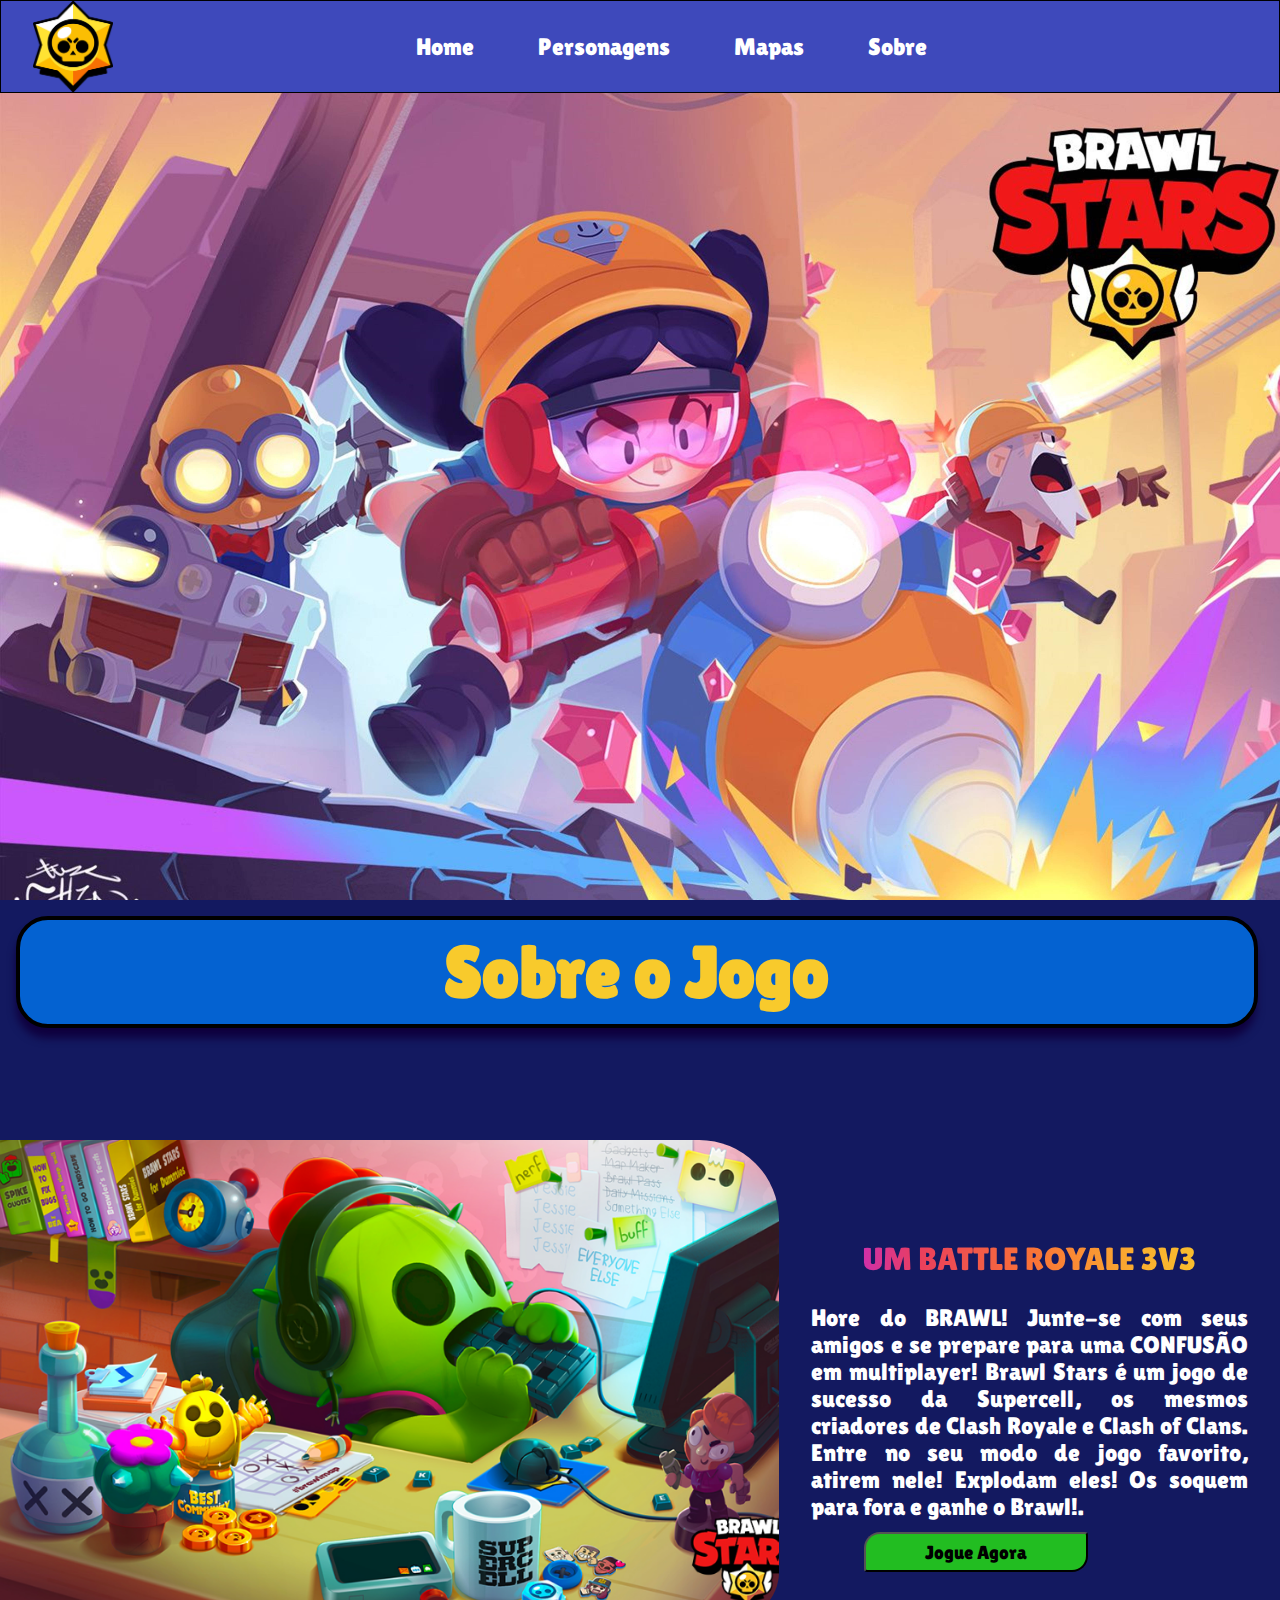
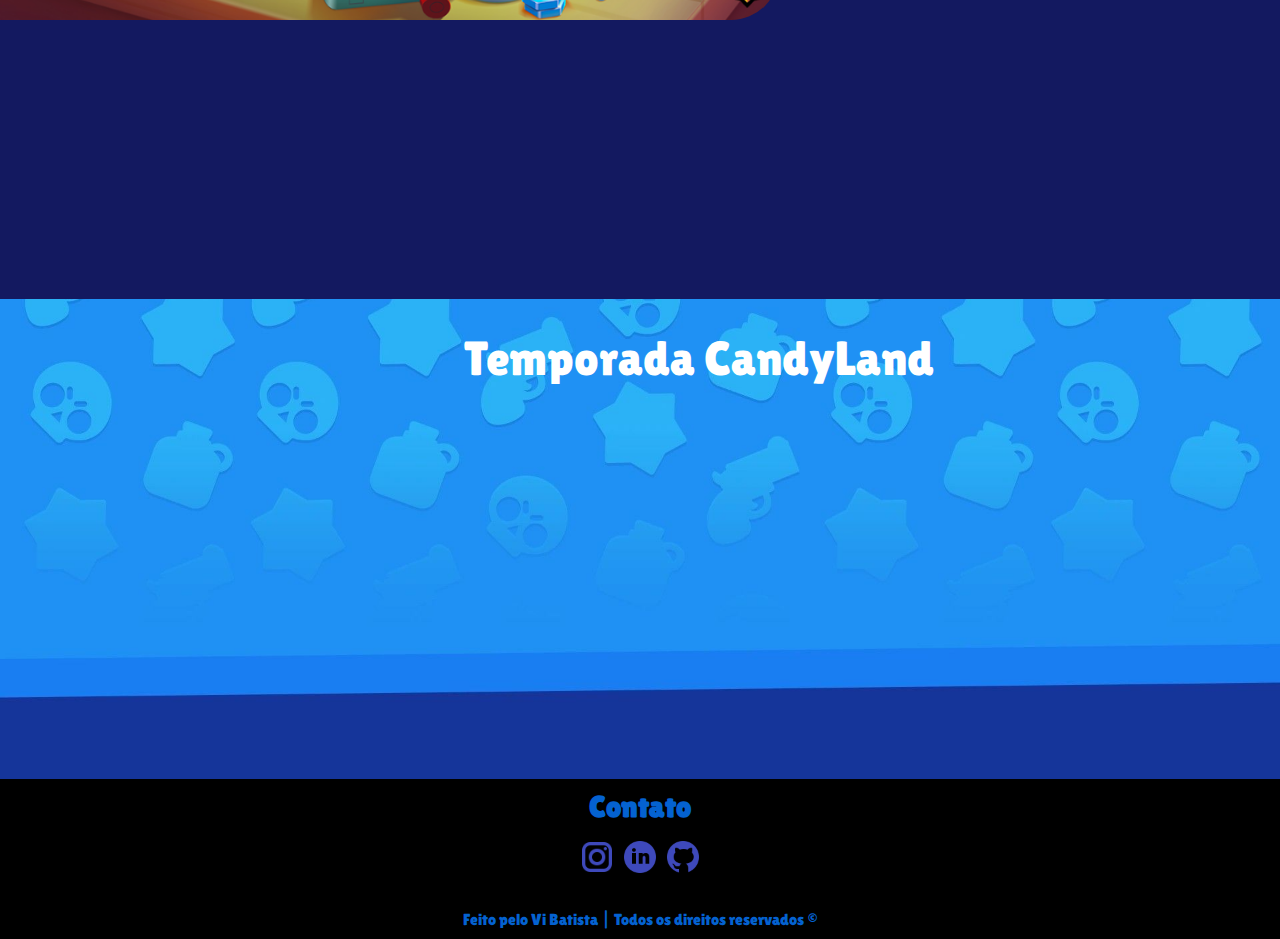
<file: index.html>
<!DOCTYPE html>
<html lang="pt-br">
  <head>
    <meta charset="UTF-8" />
    <meta http-equiv="X-UA-Compatible" content="IE=edge" />
    <meta name="viewport" content="width=device-width, initial-scale=1.0" />
    <meta
      name="keywords"
      content="brawl stars, supercell, characters, personagens"
    />
    <meta name="author" content="Vi Batista" />
    <meta name="robots" content="index/follow" />

    <link rel="stylesheet" href="css/style.css" />

    <title>Brawl Stars Wiki</title>
  </head>

  <body>
    <nav id="navbar">
      <img
        src="img/logo-brawl-stars-41580.png"
        alt="Logo do Brawl Stars"
        id="logo"
      />

      <ol id="menu">
        <li>Home</li>
        <a href="personagens.html"><li>Personagens</li></a>

        <li>Mapas</li>
        <li>Sobre</li>
      </ol>
      <img src="./img/menu.png" alt="" id="menuIcon" />
    </nav>

    <div id="inicio"></div>

    <div id="sobre">
      <header class="titulo">
        <h2>Sobre o Jogo</h2>
      </header>

      <div class="linha">
        <div class="imgSobre"></div>
        <p class="txtSobre">
          <span>UM BATTLE ROYALE 3V3</span>
          <br />
          Hore do BRAWL! Junte-se com seus amigos e se prepare para uma CONFUSÃO
          em multiplayer! Brawl Stars é um jogo de sucesso da Supercell, os
          mesmos criadores de Clash Royale e Clash of Clans. Entre no seu modo
          de jogo favorito, atirem nele! Explodam eles! Os soquem para fora e
          ganhe o Brawl!.
        </p>
        <button>Jogue Agora</button>
      </div>
    </div>

    <div class="trailerDiv">
      <p id="pTrailer">Temporada CandyLand</p>
      <div>
        <iframe
          width="560"
          height="315"
          src="https://www.youtube.com/embed/Od28DKIU60o"
          title="YouTube video player"
          frameborder="0"
          allow="accelerometer; autoplay; clipboard-write; encrypted-media; gyroscope; picture-in-picture; web-share"
          allowfullscreen
        ></iframe>
      </div>
    </div>

    <footer>
      <h2 id="contato">Contato</h2>
      <div class="iconsFooter">
        <a href="">
          <img src="img/insta.png" alt="" />
        </a>

        <a href="">
          <img src="img/linkedin.png" alt="" />
        </a>

        <a href="">
          <img src="img/github.png" alt="" />
        </a>
      </div>
      <p id="direitos">
        Feito pelo Vi Batista | Todos os direitos reservados &copy;
      </p>
    </footer>
  </body>
</html>
</file>
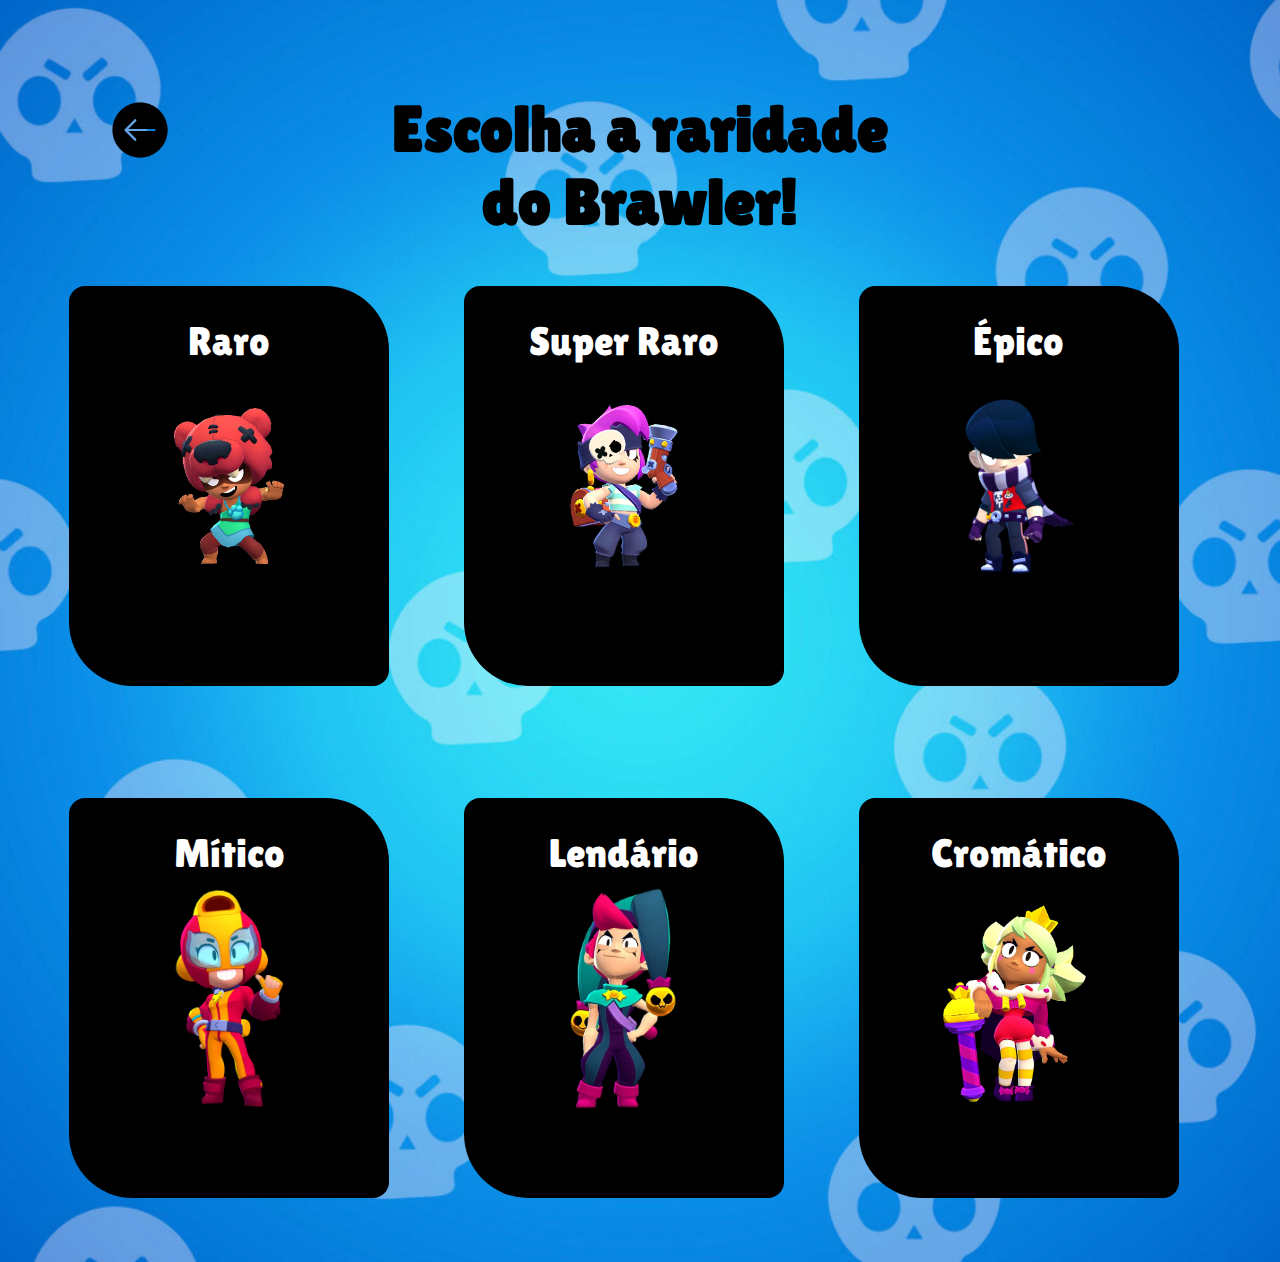
<file: personagens.html>
<!DOCTYPE html>
<html lang="pt-br">
  <head>
    <meta charset="UTF-8" />
    <meta http-equiv="X-UA-Compatible" content="IE=edge" />
    <meta name="viewport" content="width=device-width, initial-scale=1.0" />
    <meta
      name="keywords"
      content="brawl stars, supercell, characters, personagens"
    />
    <meta name="author" content="Vi Batista" />
    <meta name="robots" content="index/follow" />

    <link rel="stylesheet" href="css/style.css" />

    <title>Personagens Brawl Stars</title>
  </head>

  <body>
    <section class="opcoes">
      <a href="index.html">
        <img src="img/arrow.png" alt="" id="voltar" />
      </a>

      <h1 id="tituloOpcoes">
        Escolha a raridade<br />
        do Brawler!
      </h1>

      <div class="row">
        <a href="raro.html">
          <div class="cardRaridade" id="raro">
            <p class="cardTitle">Raro</p>
            <img src="img/Nita_Skin-Default.webp" alt="" id="cardImg" />
          </div>
        </a>

        <div class="cardRaridade" id="superRaro">
          <p class="cardTitle">Super Raro</p>
          <img src="img/Penny_Skin-Default.webp" alt="" id="cardImg" />
        </div>
        <div class="cardRaridade" id="epico">
          <p class="cardTitle">Épico</p>
          <img src="img/Edgar_Skin-Default.webp" alt="" id="cardImg" />
        </div>
      </div>

      <div class="row">
        <div class="cardRaridade" id="mitico">
          <p class="cardTitle">Mítico</p>
          <img src="img/Max_Skin-Default.webp" alt="" id="cardImg" />
        </div>
        <div class="cardRaridade" id="lendario">
          <p class="cardTitle">Lendário</p>
          <img src="img/Chester_Skin-Default.webp" alt="" id="cardImg" />
        </div>
        <div class="cardRaridade" id="cromatico">
          <p class="cardTitle">Cromático</p>
          <img
            src="img/Mandy_Skin-Default.webp"
            alt=""
            id="cardImg"
            class="aumentaImg"
          />
        </div>
      </div>
    </section>
  </body>
</html>
</file>
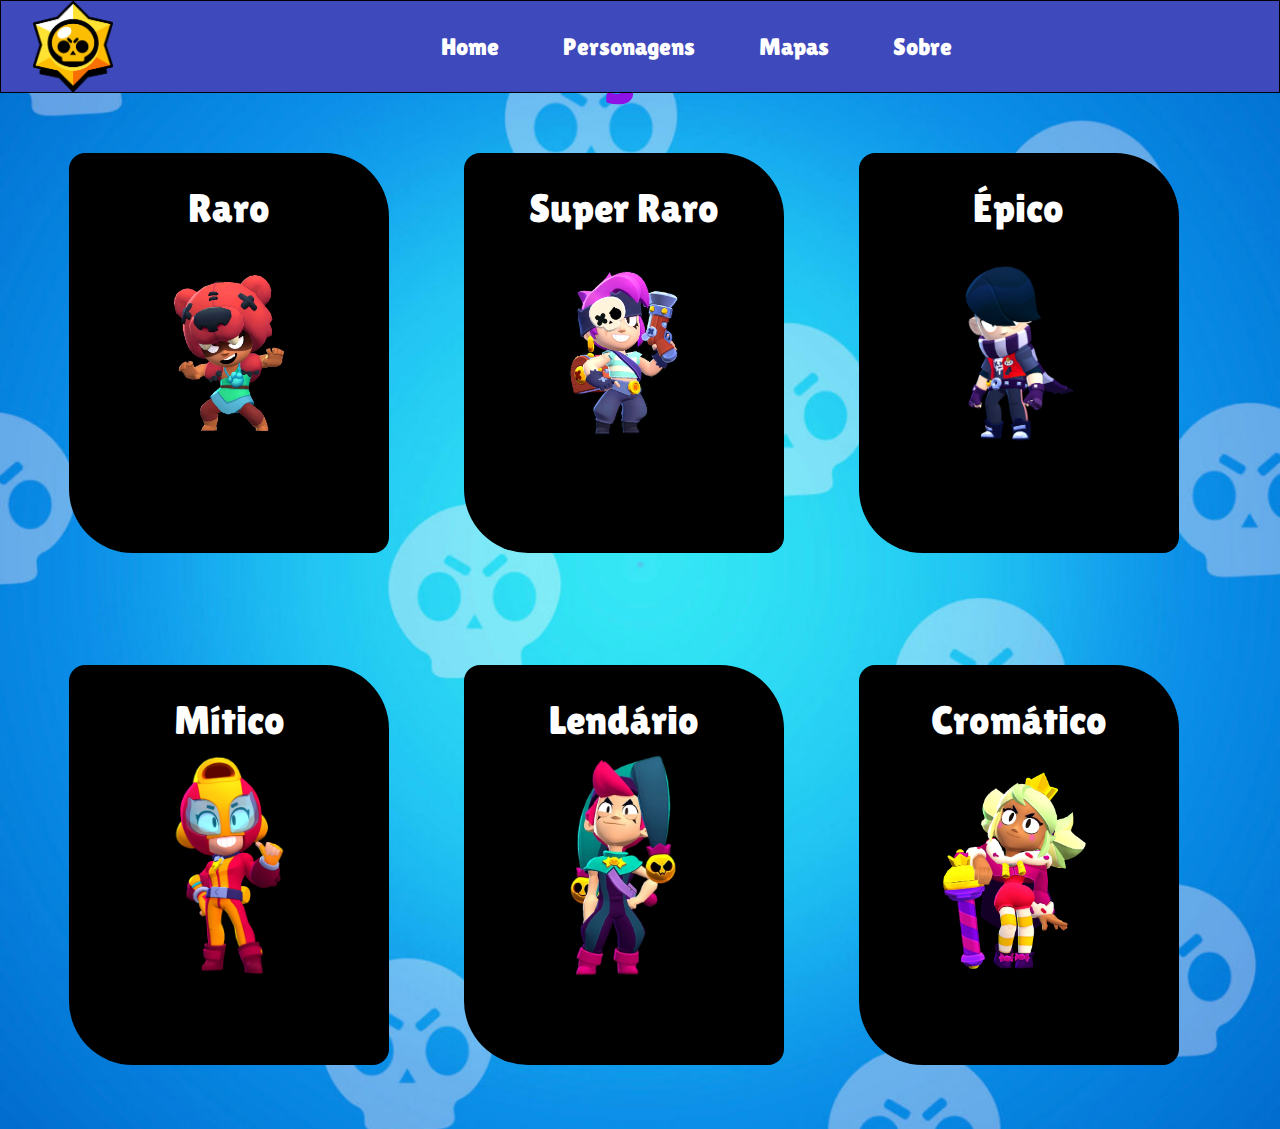
<file: raro.html>
<!DOCTYPE html>
<html lang="pt-br">
  <head>
    <meta charset="UTF-8" />
    <meta http-equiv="X-UA-Compatible" content="IE=edge" />
    <meta name="viewport" content="width=device-width, initial-scale=1.0" />
    <meta
      name="keywords"
      content="brawl stars, supercell, characters, personagens"
    />
    <meta name="author" content="Vi Batista" />
    <meta name="robots" content="index/follow" />

    <link rel="stylesheet" href="css/style.css" />

    <title>Personagens Raros</title>
  </head>

  <body>
    <nav id="navbar">
      <img
        src="img/logo-brawl-stars-41580.png"
        alt="Logo do Brawl Stars"
        id="logo"
      />

      <ol id="menu">
        <a href="index.html">
          <li>Home</li>
        </a>

        <a href="personagens.html">
          <li>Personagens</li>
        </a>

        <li>Mapas</li>
        <li>Sobre</li>
      </ol>
    </nav>

    <section class="opcoes">
      <h1 id="tituloRaro">
        Personagens Raros
      </h1>

      <div class="row">
        <a href="">
          <div class="cardRaridade" id="raro">
            <p class="cardTitle">Raro</p>
            <img src="img/Nita_Skin-Default.webp" alt="" id="cardImg" />
          </div>
        </a>

        <div class="cardRaridade" id="superRaro">
          <p class="cardTitle">Super Raro</p>
          <img src="img/Penny_Skin-Default.webp" alt="" id="cardImg" />
        </div>
        <div class="cardRaridade" id="epico">
          <p class="cardTitle">Épico</p>
          <img src="img/Edgar_Skin-Default.webp" alt="" id="cardImg" />
        </div>
      </div>

      <div class="row">
        <div class="cardRaridade" id="mitico">
          <p class="cardTitle">Mítico</p>
          <img src="img/Max_Skin-Default.webp" alt="" id="cardImg" />
        </div>
        <div class="cardRaridade" id="lendario">
          <p class="cardTitle">Lendário</p>
          <img src="img/Chester_Skin-Default.webp" alt="" id="cardImg" />
        </div>
        <div class="cardRaridade" id="cromatico">
          <p class="cardTitle">Cromático</p>
          <img
            src="img/Mandy_Skin-Default.webp"
            alt=""
            id="cardImg"
            class="aumentaImg"
          />
        </div>
      </div>
    </section>
  </body>
</html>
</file>
<file: css/style.css>
@import url("https://fonts.googleapis.com/css2?family=Lilita+One&display=swap");

* {
  box-sizing: border-box;
  margin: 0;
  padding: 0;
  font-family: "Lilita One", cursive;
}

*::selection {
  background-color: #22bd21;
  color: white;
}

#logo {
  width: 5rem;
  margin-left: 2rem;
}

/* Navbar */

nav {
  border: 1px solid black;
  display: flex;
  background-color: #3e49bb;
  color: white;
  position: fixed;
  right: auto;
  width: 100vw;
  z-index: 3;
}

#menu {
  list-style: none;
  display: flex;
  flex-direction: row;
  align-items: center;
  margin: auto;
  font-size: 1.5rem;
}

#menu li {
  padding: 2rem;
  transition: 0.5s ease-in-out;
}

#menu li:hover {
  color: #cde300;
  cursor: pointer;
}

#menuIcon {
  width: 50px;
  height: 50px;
  position: relative;
  right: -100px;
  top: 25px;
}
/* Home */

#inicio {
  background: url(../img/back.jpg);
  background-size: cover;
  background-position: 0 2rem;
  height: 100vh;
}

a {
  text-decoration: none;
  color: white;
}

#sobre {
  background-color: #131960;
  position: relative;
  top: 0;
  z-index: 1;
  display: flex;
  flex-direction: column;
  /* justify-content: center; */
  height: 111vh;
  color: #f8ca2c;
}

.imgSobre {
  width: 50rem;
  height: 30rem;
  background-image: url(../img/sobreHorizontal.png);
  background-position: center;
  background-size: cover;
  margin-left: 0rem;
  border-radius: 0 5rem 3rem 0;
  /* position: absolute;
  top: 5rem; */
}

.titulo {
  background-color: #0462d1;
  /* height: 5rem; */
  width: 97vw;
  margin: 1rem;
  position: absolute;
  display: flex;
  justify-content: center;
  align-items: center;
  border: 0.3rem solid black;
  border-radius: 2rem;
  box-shadow: -1px 11px 9px -1px rgb(15, 1, 62);
  font-size: 3rem;
  padding: 0.7rem;
}

.linha {
  /* background-color: black; */
  height: 40rem;
  display: flex;
  flex-direction: row;
  /* flex-wrap: wrap; */
  color: white;
  align-items: center;
  position: relative;
  top: 10rem;
  justify-content: space-between;
}

.linha button {
  width: 14rem;
  height: 2.5rem;
  position: absolute;
  right: 12rem;
  bottom: 8rem;
  border-radius: 1rem 0.2rem 1rem 0.2rem;
  font-size: 1.2rem;
  background-color: #22bd21;
  color: black;
  transition: ease-in 0.5s;
}

.linha button:hover {
  background-color: #e3c81f;
  width: 15rem;
  height: 3rem;
  cursor: pointer;
}

.conteudoSobre {
  display: flex;
}

.txtSobre {
  width: 40%;
  padding: 1rem 2rem;
  font-size: 1.5rem;
  font-weight: normal;
  color: white;
  text-align: justify;
}

.txtSobre span {
  color: #0462d1;
  text-align: center;
  display: block;
  font-size: 2rem;
  font-weight: 500;

  background: linear-gradient(
    to right,
    #b722ed,
    #ea3f5c,
    #f97138,
    #faaf2f,
    #f8ca2c
  );
  -webkit-text-fill-color: transparent;
  -webkit-background-clip: text;
}

.trailerDiv {
  height: 30rem;
  background-color: rgb(200, 200, 200);
  display: flex;
  justify-content: center;
  font-size: 3rem;
  text-align: center;
  flex-direction: column;
  position: relative;
  background: url(../img/trailerBack.jfif) center;
  background-size: cover;
}

#pTrailer {
  position: absolute;
  top: 1rem;
  left: 35%;
  padding: 1rem;
  color: white;
}

iframe {
  border-radius: 2rem;
  position: relative;
  top: 3rem;
}

footer {
  height: 10rem;
  background-color: black;
  color: #0462d1;
  display: flex;
  flex-direction: column;
  justify-content: center;
  align-items: center;
  position: relative;
}

.iconsFooter img {
  width: 40px;
}

.iconsFooter {
  margin: 3px;
}

.iconsFooter:hover {
  cursor: pointer;
}

#contato {
  position: absolute;
  top: 10px;
  font-size: 30px;
}

#direitos {
  position: absolute;
  bottom: 10px;
}

@media screen and (max-width: 412px) {
  nav {
    width: 100%;
    height: 100px;
    display: block;
    position: relative;
  }

  #menu {
    list-style: none;
    display: block;
    font-size: 10px;
    position: absolute;
    width: 100%;
    height: 80%;
    /* align-items: center; */
    /* justify-content: space-around; */
    left: -500px;
  }

  #menu li {
    padding: 5px;
    background-color: #3e49bb;
    width: 98%;
    height: 50%;
    display: flex;
    align-items: center;
    justify-content: center;
    text-align: center;
    outline: 1px solid black;
    margin-top: 4px;
    font-size: 30px;
  }

  #menuIcon {
    float: right;
    right: 50px;
    top: 25px;
  }

  #logo {
    width: 18%;
    height: 80%;
    margin-left: 15px;
    margin-top: 10px;
  }

  #inicio {
    background: url(../img/backMobile.jpeg);
    background-size: cover;
    height: 80vh;
    transition: all 0.5s ease-in;
  }

  #sobre {
    display: flex;
    flex-direction: column;
    height: 90vh;
  }

  .titulo {
    background-color: #0462d1;
    width: 90vw;
    margin: 1rem;
    font-size: 32px;
    padding: 0.7rem;
  }

  .linha {
    height: 40px;
    display: flex;
    flex-direction: column;
    color: white;
    align-items: center;
    position: relative;
    justify-content: space-between;
  }

  .linha button {
    width: 300px;
    height: 400px;
    position: relative;
    top: 20px;
    right: 0;
    bottom: 0;
    font-size: 1.2rem;
    background-color: #22bd21;
    color: black;
  }

  .linha button:hover {
    background-color: #e3c81f;
    width: 15rem;
    height: 3rem;
    cursor: pointer;
  }
  .txtSobre {
    width: 90%;
    padding: 1rem 2rem;
    text-align: center;
  }

  .trailerDiv {
    height: 80vh;
  }

  #pTrailer {
    position: relative;
    top: 0;
    left: 0;
    margin: 0;
    padding: 0;
    color: white;
  }

  iframe {
    border-radius: 2rem;
    position: relative;
    top: 3rem;
    width: 380px !important;
    height: 400px !important;
  }

  footer {
    height: 10rem;
    background-color: black;
    color: #0462d1;
    display: flex;
    flex-direction: column;
    justify-content: center;
    align-items: center;
    position: relative;
  }

  .iconsFooter img {
    width: 40px;
  }

  .iconsFooter {
    margin: 3px;
  }

  .iconsFooter:hover {
    cursor: pointer;
  }

  #contato {
    position: absolute;
    top: 10px;
    font-size: 30px;
  }

  #direitos {
    position: absolute;
    bottom: 10px;
  }
}

/* Página de personagens */

#voltar {
  float: left;
  align-self: flex-start;
  width: 60px;
  position: relative;
  top: 100px;
  left: 110px;
}

.opcoes {
  display: flex;
  flex-direction: column;
  justify-content: center;
  text-align: center;
  flex-wrap: wrap;
  background-color: white;
  background: url(../img/backPersonagens.jpg) center no-repeat;
  background-size: cover;
}

#tituloOpcoes {
  font-size: 4rem;
  padding-top: 2rem;
}

.row {
  margin: 1rem;
  padding: 2rem;
  display: flex;
  justify-content: space-around;
}

.cardRaridade {
  background-color: black;
  overflow: hidden;
  height: 25rem;
  width: 20rem;
  justify-content: center;
  align-items: center;
  text-align: center;
  display: flex;
  flex-direction: column;
  margin-right: 2rem;
  margin-bottom: 1rem;
  position: relative;
  border-radius: 1rem 4rem;
  transition: 0.5s ease-in-out;
}

#cardImg {
  width: 7rem;
}

.cardTitle {
  color: white;
  font-size: 2.5rem;
  position: absolute;
  top: 2rem;
}

.aumentaImg {
  width: 10rem !important;
}

#raro:hover {
  background-color: #22bd21;
}

#superRaro:hover {
  background-color: #0462d1;
}

#epico:hover {
  background-color: #8e12e6;
}

#mitico:hover {
  background-color: #c62a31;
}

#lendario:hover {
  background-color: #e3c81f;
}

#cromatico:hover {
  background: linear-gradient(
    210deg,
    #b722ed,
    #ea3f5c,
    #f97138,
    #faaf2f,
    #f8ca2c
  );
}

#tituloRaro {
  font-size: 4rem;
  padding-top: 2rem;
  color: #8e12e6;
}

@media screen and (max-width: 412px) {
  #voltar {
    float: left;
    align-self: flex-start;
    width: 40px;
    top: 50px;
    left: 60px;
  }

  .opcoes {
    display: flex;
    flex-direction: column;
    justify-content: center;
    text-align: center;
  }

  #tituloOpcoes {
    font-size: 2rem;
    margin: 2rem;
  }

  .row {
    margin: 0.5rem;
    padding: 0 5rem;
    display: flex;
    flex-direction: column;
    justify-content: space-around;
  }

  .cardRaridade {
    overflow: hidden;
    height: 20rem;
    width: 15rem;
  }

  #cardImg {
    width: 5rem;
  }

  .cardTitle {
    color: white;
    font-size: 2.5rem;
    position: absolute;
    top: 2rem;
  }

  .aumentaImg {
    width: 8rem !important;
  }

  #tituloRaro {
    font-size: 4rem;
    padding-top: 2rem;
    color: #8e12e6;
  }

  #raro {
    background-color: #22bd21;
  }

  #superRaro {
    background-color: #0462d1;
  }

  #epico {
    background-color: #8e12e6;
  }

  #mitico {
    background-color: #c62a31;
  }

  #lendario {
    background-color: #e3c81f;
  }
  
  
#cromatico{
  background: linear-gradient(
    210deg,
    #b722ed,
    #ea3f5c,
    #f97138,
    #faaf2f,
    #f8ca2c
  );
}
}
</file>
